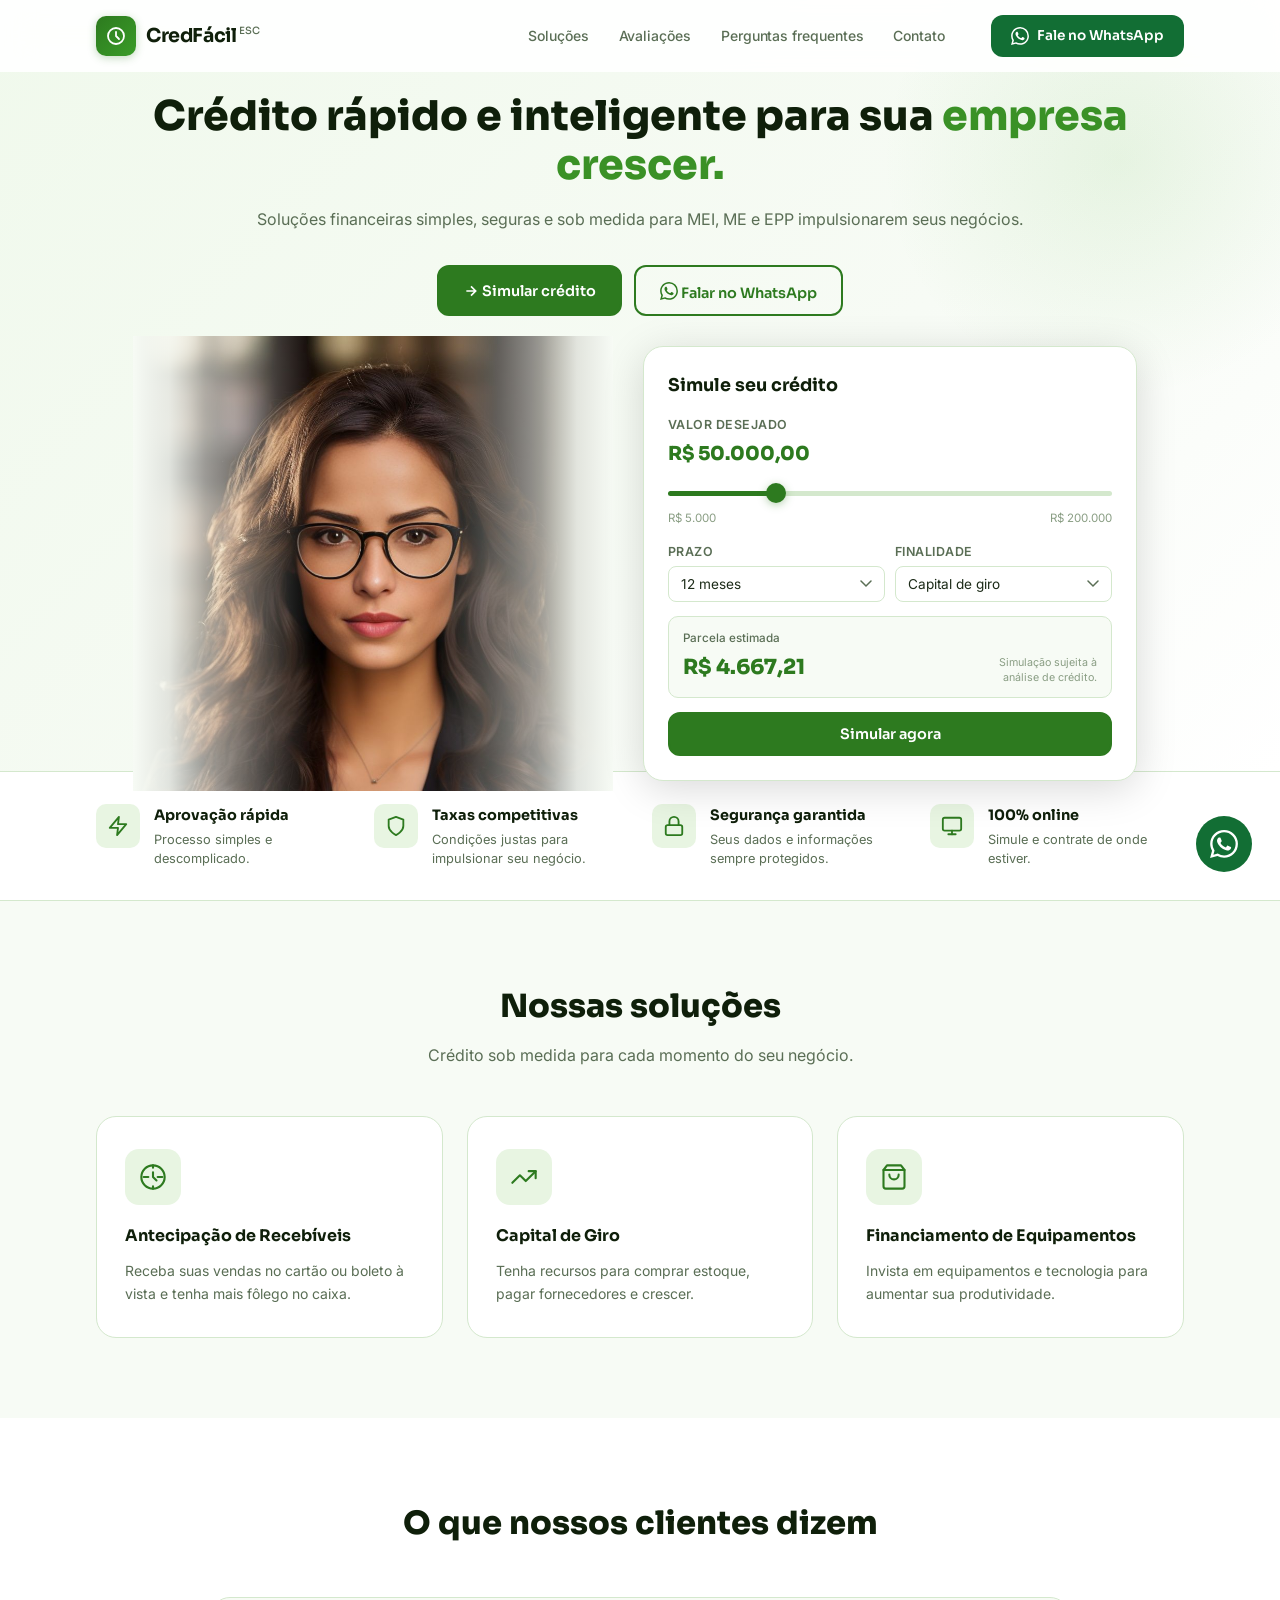
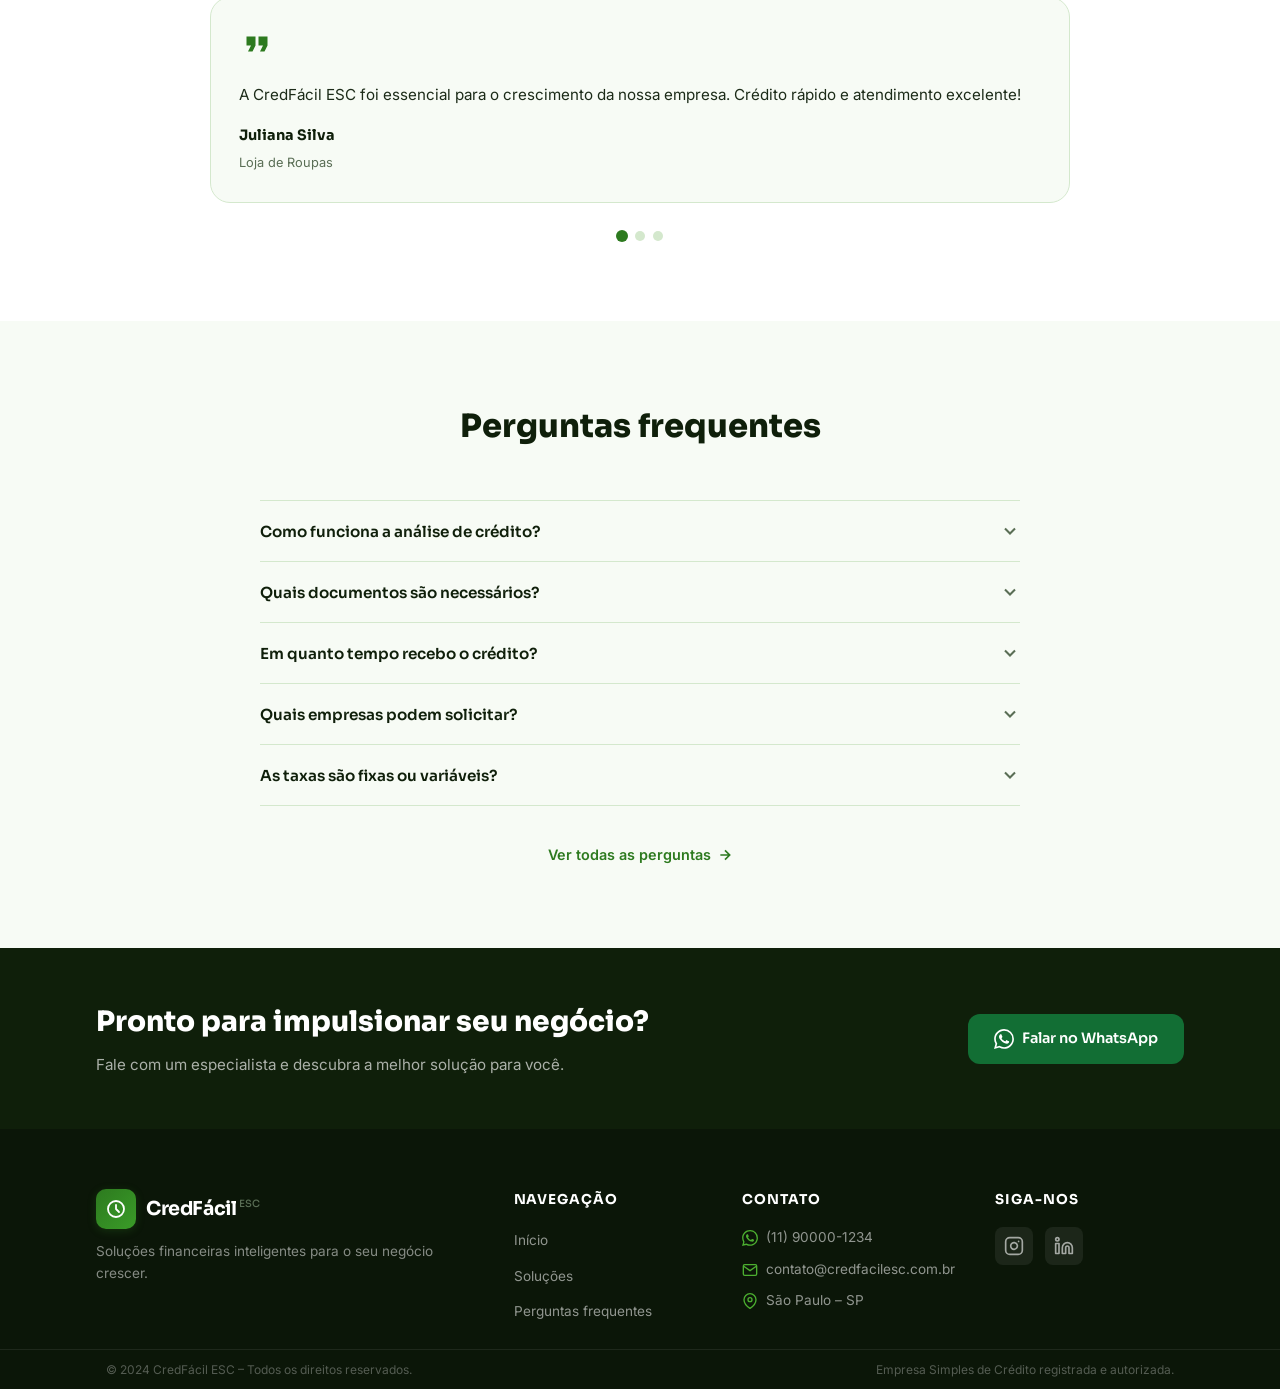
<file: index.html>
<!doctype html>
<html lang="pt-BR">
  <head>
    <meta charset="UTF-8" />
    <meta name="viewport" content="width=device-width, initial-scale=1.0" />
    <title>CredFácil ESC – Crédito Rápido e Inteligente para sua Empresa</title>
    <meta
      name="description"
      content="Soluções financeiras simples, seguras e sob medida para MEI, ME e EPP impulsionarem seus negócios."
    />
    <link rel="preconnect" href="https://fonts.googleapis.com" />
    <link rel="preconnect" href="https://fonts.gstatic.com" crossorigin />
    <link
      href="https://fonts.googleapis.com/css2?family=Sora:wght@400;500;600;700;800&family=Inter:wght@400;500;600&display=swap"
      rel="stylesheet"
    />
    <link rel="stylesheet" href="./src/styles/styles.css" />
  </head>
  <body>
    <header class="navbar" id="navbar">
      <div class="container navbar__inner">
        <a href="#" class="navbar__logo">
          <div class="logo-icon">
            <svg
              width="24"
              height="24"
              viewBox="0 0 24 24"
              fill="none"
              stroke="#fff"
              stroke-width="1.8"
              stroke-linecap="round"
              stroke-linejoin="round"
            >
              <circle cx="12" cy="12" r="8" />
              <path d="M12 8v4l3 3" />
            </svg>
          </div>
          <span class="logo-text">CredFácil<sup>ESC</sup></span>
        </a>

        <nav class="navbar__menu" id="navMenu">
          <a href="#solucoes" class="navbar__link">Soluções</a>
          <a href="#avaliacoes" class="navbar__link">Avaliações</a>
          <a href="#faq" class="navbar__link">Perguntas frequentes</a>
          <a href="#contato" class="navbar__link">Contato</a>
        </nav>

        <a
          href="https://wa.me/5511900001234"
          class="btn btn--whatsapp btn--sm"
          target="_blank"
          rel="noopener"
        >
          <svg width="18" height="18" viewBox="0 0 24 24" fill="currentColor">
            <path
              d="M17.472 14.382c-.297-.149-1.758-.867-2.03-.967-.273-.099-.471-.148-.67.15-.197.297-.767.966-.94 1.164-.173.199-.347.223-.644.075-.297-.15-1.255-.463-2.39-1.475-.883-.788-1.48-1.761-1.653-2.059-.173-.297-.018-.458.13-.606.134-.133.298-.347.446-.52.149-.174.198-.298.298-.497.099-.198.05-.371-.025-.52-.075-.149-.669-1.612-.916-2.207-.242-.579-.487-.5-.669-.51-.173-.008-.371-.01-.57-.01-.198 0-.52.074-.792.372-.272.297-1.04 1.016-1.04 2.479 0 1.462 1.065 2.875 1.213 3.074.149.198 2.096 3.2 5.077 4.487.709.306 1.262.489 1.694.625.712.227 1.36.195 1.871.118.571-.085 1.758-.719 2.006-1.413.248-.694.248-1.289.173-1.413-.074-.124-.272-.198-.57-.347m-5.421 7.403h-.004a9.87 9.87 0 01-5.031-1.378l-.361-.214-3.741.982.998-3.648-.235-.374a9.86 9.86 0 01-1.51-5.26c.001-5.45 4.436-9.884 9.888-9.884 2.64 0 5.122 1.03 6.988 2.898a9.825 9.825 0 012.893 6.994c-.003 5.45-4.437 9.884-9.885 9.884m8.413-18.297A11.815 11.815 0 0012.05 0C5.495 0 .16 5.335.157 11.892c0 2.096.547 4.142 1.588 5.945L.057 24l6.305-1.654a11.882 11.882 0 005.683 1.448h.005c6.554 0 11.89-5.335 11.893-11.893a11.821 11.821 0 00-3.48-8.413z"
            />
          </svg>
          Fale no WhatsApp
        </a>

        <button class="navbar__toggle" id="navToggle" aria-label="Abrir menu">
          <span></span><span></span><span></span>
        </button>
      </div>
    </header>

    <!-- --------------------------------- HERO----------------------------------- -->
    <section class="hero" id="inicio">
      <div class="container hero__inner">
        <div class="hero__content">
          <h1 class="hero__title">
            Crédito rápido e inteligente para sua
            <span class="hero__title--green">empresa crescer.</span>
          </h1>
          <p class="hero__subtitle">
            Soluções financeiras simples, seguras e sob medida para MEI, ME e
            EPP impulsionarem seus negócios.
          </p>
          <div class="hero__actions">
            <a href="#simule" class="btn btn--primary">
              <svg
                width="16"
                height="16"
                viewBox="0 0 24 24"
                fill="none"
                stroke="currentColor"
                stroke-width="2.5"
              >
                <path d="M5 12h14M12 5l7 7-7 7" />
              </svg>
              Simular crédito
            </a>
            <a
              href="#"
              class="btn btn--outline-green"
              target="_blank"
              rel="noopener"
            >
              <svg
                width="18"
                height="18"
                viewBox="0 0 24 24"
                fill="currentColor"
              >
                <path
                  d="M17.472 14.382c-.297-.149-1.758-.867-2.03-.967-.273-.099-.471-.148-.67.15-.197.297-.767.966-.94 1.164-.173.199-.347.223-.644.075-.297-.15-1.255-.463-2.39-1.475-.883-.788-1.48-1.761-1.653-2.059-.173-.297-.018-.458.13-.606.134-.133.298-.347.446-.52.149-.174.198-.298.298-.497.099-.198.05-.371-.025-.52-.075-.149-.669-1.612-.916-2.207-.242-.579-.487-.5-.669-.51-.173-.008-.371-.01-.57-.01-.198 0-.52.074-.792.372-.272.297-1.04 1.016-1.04 2.479 0 1.462 1.065 2.875 1.213 3.074.149.198 2.096 3.2 5.077 4.487.709.306 1.262.489 1.694.625.712.227 1.36.195 1.871.118.571-.085 1.758-.719 2.006-1.413.248-.694.248-1.289.173-1.413-.074-.124-.272-.198-.57-.347m-5.421 7.403h-.004a9.87 9.87 0 01-5.031-1.378l-.361-.214-3.741.982.998-3.648-.235-.374a9.86 9.86 0 01-1.51-5.26c.001-5.45 4.436-9.884 9.888-9.884 2.64 0 5.122 1.03 6.988 2.898a9.825 9.825 0 012.893 6.994c-.003 5.45-4.437 9.884-9.885 9.884m8.413-18.297A11.815 11.815 0 0012.05 0C5.495 0 .16 5.335.157 11.892c0 2.096.547 4.142 1.588 5.945L.057 24l6.305-1.654a11.882 11.882 0 005.683 1.448h.005c6.554 0 11.89-5.335 11.893-11.893a11.821 11.821 0 00-3.48-8.413z"
                />
              </svg>
              Falar no WhatsApp
            </a>
          </div>
        </div>

        <div class="hero__image-wrap">
          <div class="hero__img-bg">
            <img src="./src/img/imagem.png" alt="Empresário usando crédito" />
          </div>
        </div>

        <!-- SIMULADOR CARD -->
        <div class="sim-card" id="simule">
          <h3 class="sim-card__title">Simule seu crédito</h3>

          <div class="sim-field">
            <label class="sim-label">Valor desejado</label>
            <div class="sim-value" id="simValue">R$ 50.000,00</div>
            <input
              type="range"
              class="sim-range"
              id="simRange"
              min="5000"
              max="200000"
              step="1000"
              value="50000"
            />
            <div class="sim-range-labels">
              <span>R$ 5.000</span>
              <span>R$ 200.000</span>
            </div>
          </div>

          <div class="sim-row">
            <div class="sim-field sim-field--half">
              <label class="sim-label">Prazo</label>
              <select class="sim-select" id="simPrazo">
                <option value="6">6 meses</option>
                <option value="12" selected>12 meses</option>
                <option value="18">18 meses</option>
                <option value="24">24 meses</option>
                <option value="36">36 meses</option>
              </select>
            </div>
            <div class="sim-field sim-field--half">
              <label class="sim-label">Finalidade</label>
              <select class="sim-select" id="simFinalidade">
                <option value="giro" selected>Capital de giro</option>
                <option value="equipamentos">Equipamentos</option>
                <option value="recebiveis">Antecipação</option>
              </select>
            </div>
          </div>

          <div class="sim-result">
            <div>
              <div class="sim-result__label">Parcela estimada</div>
              <div class="sim-result__value" id="simParcela">R$ 4.527,18</div>
            </div>
            <div class="sim-result__note">
              Simulação sujeita à análise de crédito.
            </div>
          </div>

          <button class="btn btn--primary btn--full">Simular agora</button>
        </div>
      </div>
    </section>

    <!-- FEATURES BAR -->
    <section class="features-bar">
      <div class="container features-bar__grid">
        <div class="feature-item">
          <div class="feature-icon">
            <svg
              width="22"
              height="22"
              viewBox="0 0 24 24"
              fill="none"
              stroke="currentColor"
              stroke-width="2"
              stroke-linecap="round"
              stroke-linejoin="round"
            >
              <polygon points="13 2 3 14 12 14 11 22 21 10 12 10 13 2" />
            </svg>
          </div>
          <div>
            <strong>Aprovação rápida</strong>
            <p>Processo simples e descomplicado.</p>
          </div>
        </div>
        <div class="feature-item">
          <div class="feature-icon">
            <svg
              width="22"
              height="22"
              viewBox="0 0 24 24"
              fill="none"
              stroke="currentColor"
              stroke-width="2"
              stroke-linecap="round"
              stroke-linejoin="round"
            >
              <path d="M12 22s8-4 8-10V5l-8-3-8 3v7c0 6 8 10 8 10z" />
            </svg>
          </div>
          <div>
            <strong>Taxas competitivas</strong>
            <p>Condições justas para impulsionar seu negócio.</p>
          </div>
        </div>
        <div class="feature-item">
          <div class="feature-icon">
            <svg
              width="22"
              height="22"
              viewBox="0 0 24 24"
              fill="none"
              stroke="currentColor"
              stroke-width="2"
              stroke-linecap="round"
              stroke-linejoin="round"
            >
              <rect x="3" y="11" width="18" height="11" rx="2" ry="2" />
              <path d="M7 11V7a5 5 0 0 1 10 0v4" />
            </svg>
          </div>
          <div>
            <strong>Segurança garantida</strong>
            <p>Seus dados e informações sempre protegidos.</p>
          </div>
        </div>
        <div class="feature-item">
          <div class="feature-icon">
            <svg
              width="22"
              height="22"
              viewBox="0 0 24 24"
              fill="none"
              stroke="currentColor"
              stroke-width="2"
              stroke-linecap="round"
              stroke-linejoin="round"
            >
              <rect x="2" y="3" width="20" height="14" rx="2" />
              <line x1="8" y1="21" x2="16" y2="21" />
              <line x1="12" y1="17" x2="12" y2="21" />
            </svg>
          </div>
          <div>
            <strong>100% online</strong>
            <p>Simule e contrate de onde estiver.</p>
          </div>
        </div>
      </div>
    </section>

    <section class="solucoes" id="solucoes">
      <div class="container">
        <div class="section-header">
          <h2 class="section-title">Nossas soluções</h2>
          <p class="section-subtitle">
            Crédito sob medida para cada momento do seu negócio.
          </p>
        </div>
        <div class="solucoes__grid">
          <div class="solucao-card">
            <div class="solucao-icon">
              <svg
                width="28"
                height="28"
                viewBox="0 0 24 24"
                fill="none"
                stroke="currentColor"
                stroke-width="1.8"
                stroke-linecap="round"
                stroke-linejoin="round"
              >
                <circle cx="12" cy="12" r="10" />
                <path d="M12 8v4l3 3" />
                <path d="M8 12H4M20 12h-4M12 4V2M12 22v-2" />
              </svg>
            </div>
            <h3 class="solucao-card__title">Antecipação de Recebíveis</h3>
            <p class="solucao-card__desc">
              Receba suas vendas no cartão ou boleto à vista e tenha mais fôlego
              no caixa.
            </p>
          </div>
          <div class="solucao-card">
            <div class="solucao-icon">
              <svg
                width="28"
                height="28"
                viewBox="0 0 24 24"
                fill="none"
                stroke="currentColor"
                stroke-width="1.8"
                stroke-linecap="round"
                stroke-linejoin="round"
              >
                <polyline points="22 7 13.5 15.5 8.5 10.5 2 17" />
                <polyline points="16 7 22 7 22 13" />
              </svg>
            </div>
            <h3 class="solucao-card__title">Capital de Giro</h3>
            <p class="solucao-card__desc">
              Tenha recursos para comprar estoque, pagar fornecedores e crescer.
            </p>
          </div>
          <div class="solucao-card">
            <div class="solucao-icon">
              <svg
                width="28"
                height="28"
                viewBox="0 0 24 24"
                fill="none"
                stroke="currentColor"
                stroke-width="1.8"
                stroke-linecap="round"
                stroke-linejoin="round"
              >
                <path d="M6 2 3 6v14a2 2 0 002 2h14a2 2 0 002-2V6l-3-4z" />
                <line x1="3" y1="6" x2="21" y2="6" />
                <path d="M16 10a4 4 0 01-8 0" />
              </svg>
            </div>
            <h3 class="solucao-card__title">Financiamento de Equipamentos</h3>
            <p class="solucao-card__desc">
              Invista em equipamentos e tecnologia para aumentar sua
              produtividade.
            </p>
          </div>
        </div>
      </div>
    </section>
    <!-- --------------------------------- DEPOIMENTOS----------------------------------- -->
    <section class="depoimentos" id="avaliacoes">
      <div class="container">
        <div class="section-header">
          <h2 class="section-title">O que nossos clientes dizem</h2>
        </div>
        <div class="depoimentos__slider" id="slider">
          <div class="depoimento-card active">
            <div class="depoimento-quote">
              <svg
                width="36"
                height="36"
                viewBox="0 0 24 24"
                fill="currentColor"
              >
                <path d="M6 17h3l2-4V7H5v6h3zm8 0h3l2-4V7h-6v6h3z" />
              </svg>
            </div>
            <p class="depoimento-text">
              A CredFácil ESC foi essencial para o crescimento da nossa empresa.
              Crédito rápido e atendimento excelente!
            </p>
            <div class="depoimento-author">
              <strong>Juliana Silva</strong>
              <span>Loja de Roupas</span>
            </div>
          </div>
          <div class="depoimento-card">
            <div class="depoimento-quote">
              <svg
                width="36"
                height="36"
                viewBox="0 0 24 24"
                fill="currentColor"
              >
                <path d="M6 17h3l2-4V7H5v6h3zm8 0h3l2-4V7h-6v6h3z" />
              </svg>
            </div>
            <p class="depoimento-text">
              Consegui capital de giro de forma simples e rápida. Recomendo para
              qualquer empresário!
            </p>
            <div class="depoimento-author">
              <strong>Carlos Mendes</strong>
              <span>Distribuidora</span>
            </div>
          </div>
          <div class="depoimento-card">
            <div class="depoimento-quote">
              <svg
                width="36"
                height="36"
                viewBox="0 0 24 24"
                fill="currentColor"
              >
                <path d="M6 17h3l2-4V7H5v6h3zm8 0h3l2-4V7h-6v6h3z" />
              </svg>
            </div>
            <p class="depoimento-text">
              Processo totalmente online, sem burocracia. Em poucos dias o
              dinheiro já estava na conta da minha empresa.
            </p>
            <div class="depoimento-author">
              <strong>Marcos Oliveira</strong>
              <span>Restaurante</span>
            </div>
          </div>
        </div>
        <div class="slider-dots" id="sliderDots">
          <button class="dot active" data-index="0"></button>
          <button class="dot" data-index="1"></button>
          <button class="dot" data-index="2"></button>
        </div>
      </div>
    </section>
    <!-- --------------------------------- FAQ----------------------------------- -->
    <section class="faq" id="faq">
      <div class="container">
        <div class="section-header">
          <h2 class="section-title">Perguntas frequentes</h2>
        </div>
        <div class="faq__list">
          <div class="faq-item">
            <button class="faq-question" aria-expanded="false">
              Como funciona a análise de crédito?
              <svg
                class="faq-chevron"
                width="20"
                height="20"
                viewBox="0 0 24 24"
                fill="none"
                stroke="currentColor"
                stroke-width="2.5"
              >
                <polyline points="6 9 12 15 18 9" />
              </svg>
            </button>
            <div class="faq-answer">
              <p>
                Nossa análise é feita de forma simples e rápida. Você preenche o
                formulário online com os dados da sua empresa, nossa equipe
                realiza a análise em até 24 horas e você recebe a resposta por
                e-mail ou WhatsApp.
              </p>
            </div>
          </div>
          <div class="faq-item">
            <button class="faq-question" aria-expanded="false">
              Quais documentos são necessários?
              <svg
                class="faq-chevron"
                width="20"
                height="20"
                viewBox="0 0 24 24"
                fill="none"
                stroke="currentColor"
                stroke-width="2.5"
              >
                <polyline points="6 9 12 15 18 9" />
              </svg>
            </button>
            <div class="faq-answer">
              <p>
                Geralmente solicitamos: CNPJ ativo, documentos dos sócios (RG e
                CPF), comprovante de endereço da empresa, extratos bancários dos
                últimos 3 meses e faturamento dos últimos 12 meses.
              </p>
            </div>
          </div>
          <div class="faq-item">
            <button class="faq-question" aria-expanded="false">
              Em quanto tempo recebo o crédito?
              <svg
                class="faq-chevron"
                width="20"
                height="20"
                viewBox="0 0 24 24"
                fill="none"
                stroke="currentColor"
                stroke-width="2.5"
              >
                <polyline points="6 9 12 15 18 9" />
              </svg>
            </button>
            <div class="faq-answer">
              <p>
                Após a aprovação e assinatura do contrato, o valor é liberado em
                até 1 dia útil diretamente na conta bancária da sua empresa.
              </p>
            </div>
          </div>
          <div class="faq-item">
            <button class="faq-question" aria-expanded="false">
              Quais empresas podem solicitar?
              <svg
                class="faq-chevron"
                width="20"
                height="20"
                viewBox="0 0 24 24"
                fill="none"
                stroke="currentColor"
                stroke-width="2.5"
              >
                <polyline points="6 9 12 15 18 9" />
              </svg>
            </button>
            <div class="faq-answer">
              <p>
                Atendemos MEI, Microempresas (ME) e Empresas de Pequeno Porte
                (EPP) com CNPJ ativo há pelo menos 6 meses e faturamento
                comprovável.
              </p>
            </div>
          </div>
          <div class="faq-item">
            <button class="faq-question" aria-expanded="false">
              As taxas são fixas ou variáveis?
              <svg
                class="faq-chevron"
                width="20"
                height="20"
                viewBox="0 0 24 24"
                fill="none"
                stroke="currentColor"
                stroke-width="2.5"
              >
                <polyline points="6 9 12 15 18 9" />
              </svg>
            </button>
            <div class="faq-answer">
              <p>
                Trabalhamos com taxas fixas, definidas no momento da
                contratação. Você sabe exatamente o valor de cada parcela antes
                de assinar o contrato, sem surpresas.
              </p>
            </div>
          </div>
        </div>
        <div class="faq__cta">
          <a href="#contato" class="faq__link"
            >Ver todas as perguntas
            <svg
              width="16"
              height="16"
              viewBox="0 0 24 24"
              fill="none"
              stroke="currentColor"
              stroke-width="2.5"
            >
              <path d="M5 12h14M12 5l7 7-7 7" />
            </svg>
          </a>
        </div>
      </div>
    </section>

    <!-- --------------------------------- CTA BANNER----------------------------------- -->
    <section class="cta-banner">
      <div class="container cta-banner__inner">
        <div>
          <h2 class="cta-banner__title">
            Pronto para impulsionar seu negócio?
          </h2>
          <p class="cta-banner__sub">
            Fale com um especialista e descubra a melhor solução para você.
          </p>
        </div>
        <a href="#" class="btn btn--whatsapp" target="_blank" rel="noopener">
          <svg width="20" height="20" viewBox="0 0 24 24" fill="currentColor">
            <path
              d="M17.472 14.382c-.297-.149-1.758-.867-2.03-.967-.273-.099-.471-.148-.67.15-.197.297-.767.966-.94 1.164-.173.199-.347.223-.644.075-.297-.15-1.255-.463-2.39-1.475-.883-.788-1.48-1.761-1.653-2.059-.173-.297-.018-.458.13-.606.134-.133.298-.347.446-.52.149-.174.198-.298.298-.497.099-.198.05-.371-.025-.52-.075-.149-.669-1.612-.916-2.207-.242-.579-.487-.5-.669-.51-.173-.008-.371-.01-.57-.01-.198 0-.52.074-.792.372-.272.297-1.04 1.016-1.04 2.479 0 1.462 1.065 2.875 1.213 3.074.149.198 2.096 3.2 5.077 4.487.709.306 1.262.489 1.694.625.712.227 1.36.195 1.871.118.571-.085 1.758-.719 2.006-1.413.248-.694.248-1.289.173-1.413-.074-.124-.272-.198-.57-.347m-5.421 7.403h-.004a9.87 9.87 0 01-5.031-1.378l-.361-.214-3.741.982.998-3.648-.235-.374a9.86 9.86 0 01-1.51-5.26c.001-5.45 4.436-9.884 9.888-9.884 2.64 0 5.122 1.03 6.988 2.898a9.825 9.825 0 012.893 6.994c-.003 5.45-4.437 9.884-9.885 9.884m8.413-18.297A11.815 11.815 0 0012.05 0C5.495 0 .16 5.335.157 11.892c0 2.096.547 4.142 1.588 5.945L.057 24l6.305-1.654a11.882 11.882 0 005.683 1.448h.005c6.554 0 11.89-5.335 11.893-11.893a11.821 11.821 0 00-3.48-8.413z"
            />
          </svg>
          Falar no WhatsApp
        </a>
      </div>
    </section>
    <!-- --------------------------------- FOOTER---------------------------------- -->
    <footer class="footer" id="contato">
      <div class="container footer__inner">
        <div class="footer__brand">
          <a href="#" class="navbar__logo">
            <div class="logo-icon">
              <svg
                width="24"
                height="24"
                viewBox="0 0 24 24"
                fill="none"
                stroke="#fff"
                stroke-width="1.8"
                stroke-linecap="round"
                stroke-linejoin="round"
              >
                <circle cx="12" cy="12" r="8" />
                <path d="M12 8v4l3 3" />
              </svg>
            </div>
            <span class="logo-text">CredFácil<sup>ESC</sup></span>
          </a>
          <p>Soluções financeiras inteligentes para o seu negócio crescer.</p>
        </div>

        <div class="footer__nav">
          <h4>Navegação</h4>
          <ul>
            <li><a href="#inicio">Início</a></li>
            <li><a href="#solucoes">Soluções</a></li>
            <li><a href="#faq">Perguntas frequentes</a></li>
          </ul>
        </div>

        <div class="footer__contato">
          <h4>Contato</h4>
          <ul>
            <li>
              <svg
                width="16"
                height="16"
                viewBox="0 0 24 24"
                fill="currentColor"
              >
                <path
                  d="M17.472 14.382c-.297-.149-1.758-.867-2.03-.967-.273-.099-.471-.148-.67.15-.197.297-.767.966-.94 1.164-.173.199-.347.223-.644.075-.297-.15-1.255-.463-2.39-1.475-.883-.788-1.48-1.761-1.653-2.059-.173-.297-.018-.458.13-.606.134-.133.298-.347.446-.52.149-.174.198-.298.298-.497.099-.198.05-.371-.025-.52-.075-.149-.669-1.612-.916-2.207-.242-.579-.487-.5-.669-.51-.173-.008-.371-.01-.57-.01-.198 0-.52.074-.792.372-.272.297-1.04 1.016-1.04 2.479 0 1.462 1.065 2.875 1.213 3.074.149.198 2.096 3.2 5.077 4.487.709.306 1.262.489 1.694.625.712.227 1.36.195 1.871.118.571-.085 1.758-.719 2.006-1.413.248-.694.248-1.289.173-1.413-.074-.124-.272-.198-.57-.347m-5.421 7.403h-.004a9.87 9.87 0 01-5.031-1.378l-.361-.214-3.741.982.998-3.648-.235-.374a9.86 9.86 0 01-1.51-5.26c.001-5.45 4.436-9.884 9.888-9.884 2.64 0 5.122 1.03 6.988 2.898a9.825 9.825 0 012.893 6.994c-.003 5.45-4.437 9.884-9.885 9.884m8.413-18.297A11.815 11.815 0 0012.05 0C5.495 0 .16 5.335.157 11.892c0 2.096.547 4.142 1.588 5.945L.057 24l6.305-1.654a11.882 11.882 0 005.683 1.448h.005c6.554 0 11.89-5.335 11.893-11.893a11.821 11.821 0 00-3.48-8.413z"
                />
              </svg>
              (11) 90000-1234
            </li>
            <li>
              <svg
                width="16"
                height="16"
                viewBox="0 0 24 24"
                fill="none"
                stroke="currentColor"
                stroke-width="2"
              >
                <path
                  d="M4 4h16c1.1 0 2 .9 2 2v12c0 1.1-.9 2-2 2H4c-1.1 0-2-.9-2-2V6c0-1.1.9-2 2-2z"
                />
                <polyline points="22,6 12,13 2,6" />
              </svg>
              contato@credfacilesc.com.br
            </li>
            <li>
              <svg
                width="16"
                height="16"
                viewBox="0 0 24 24"
                fill="none"
                stroke="currentColor"
                stroke-width="2"
              >
                <path d="M21 10c0 7-9 13-9 13s-9-6-9-13a9 9 0 0118 0z" />
                <circle cx="12" cy="10" r="3" />
              </svg>
              São Paulo – SP
            </li>
          </ul>
        </div>

        <div class="footer__social">
          <h4>Siga-nos</h4>
          <div class="social-links">
            <a href="#" class="social-link" aria-label="Instagram">
              <svg
                width="20"
                height="20"
                viewBox="0 0 24 24"
                fill="none"
                stroke="currentColor"
                stroke-width="2"
                stroke-linecap="round"
                stroke-linejoin="round"
              >
                <rect x="2" y="2" width="20" height="20" rx="5" ry="5" />
                <path d="M16 11.37A4 4 0 1112.63 8 4 4 0 0116 11.37z" />
                <line x1="17.5" y1="6.5" x2="17.51" y2="6.5" />
              </svg>
            </a>
            <a href="#" class="social-link" aria-label="LinkedIn">
              <svg
                width="20"
                height="20"
                viewBox="0 0 24 24"
                fill="none"
                stroke="currentColor"
                stroke-width="2"
                stroke-linecap="round"
                stroke-linejoin="round"
              >
                <path
                  d="M16 8a6 6 0 016 6v7h-4v-7a2 2 0 00-2-2 2 2 0 00-2 2v7h-4v-7a6 6 0 016-6z"
                />
                <rect x="2" y="9" width="4" height="12" />
                <circle cx="4" cy="4" r="2" />
              </svg>
            </a>
          </div>
        </div>
      </div>

      <div class="footer__bottom">
        <div class="container footer__bottom-inner">
          <span>© 2024 CredFácil ESC – Todos os direitos reservados.</span>
          <span>Empresa Simples de Crédito registrada e autorizada.</span>
        </div>
      </div>
    </footer>

    <!-- --------------------------------- WHATSAPP FLOAT----------------------------------- -->
    <a
      href="#inicio"
      class="whatsapp-float"
      target="_blank"
      rel="noopener"
      aria-label="Falar no WhatsApp"
    >
      <svg width="28" height="28" viewBox="0 0 24 24" fill="currentColor">
        <path
          d="M17.472 14.382c-.297-.149-1.758-.867-2.03-.967-.273-.099-.471-.148-.67.15-.197.297-.767.966-.94 1.164-.173.199-.347.223-.644.075-.297-.15-1.255-.463-2.39-1.475-.883-.788-1.48-1.761-1.653-2.059-.173-.297-.018-.458.13-.606.134-.133.298-.347.446-.52.149-.174.198-.298.298-.497.099-.198.05-.371-.025-.52-.075-.149-.669-1.612-.916-2.207-.242-.579-.487-.5-.669-.51-.173-.008-.371-.01-.57-.01-.198 0-.52.074-.792.372-.272.297-1.04 1.016-1.04 2.479 0 1.462 1.065 2.875 1.213 3.074.149.198 2.096 3.2 5.077 4.487.709.306 1.262.489 1.694.625.712.227 1.36.195 1.871.118.571-.085 1.758-.719 2.006-1.413.248-.694.248-1.289.173-1.413-.074-.124-.272-.198-.57-.347m-5.421 7.403h-.004a9.87 9.87 0 01-5.031-1.378l-.361-.214-3.741.982.998-3.648-.235-.374a9.86 9.86 0 01-1.51-5.26c.001-5.45 4.436-9.884 9.888-9.884 2.64 0 5.122 1.03 6.988 2.898a9.825 9.825 0 012.893 6.994c-.003 5.45-4.437 9.884-9.885 9.884m8.413-18.297A11.815 11.815 0 0012.05 0C5.495 0 .16 5.335.157 11.892c0 2.096.547 4.142 1.588 5.945L.057 24l6.305-1.654a11.882 11.882 0 005.683 1.448h.005c6.554 0 11.89-5.335 11.893-11.893a11.821 11.821 0 00-3.48-8.413z"
        />
      </svg>
    </a>

    <script type="module">
      import { iniciarNavbar } from "./src/js/navbar.js";
      import { iniciarSimulador } from "./src/js/simulator.js";
      import { iniciarFaq } from "./src/js/faq.js";
      import { iniciarSlider } from "./src/js/slider.js";
      import { iniciarAnimacoes } from "./src/js/animations.js";

      iniciarNavbar();
      iniciarSimulador();
      iniciarFaq();
      iniciarSlider();
      iniciarAnimacoes();
    </script>
  </body>
</html>
</file>
<file: src/styles/styles.css>
/* ============================
   IMPORTS DOS MÓDULOS CSS
   ============================ */
@import "./global.css";
@import "./navbar.css";
@import "./hero.css";
@import "./solutions.css";
@import "./testimonials.css";
@import "./faq.css";
@import "./footer.css";
</file>
